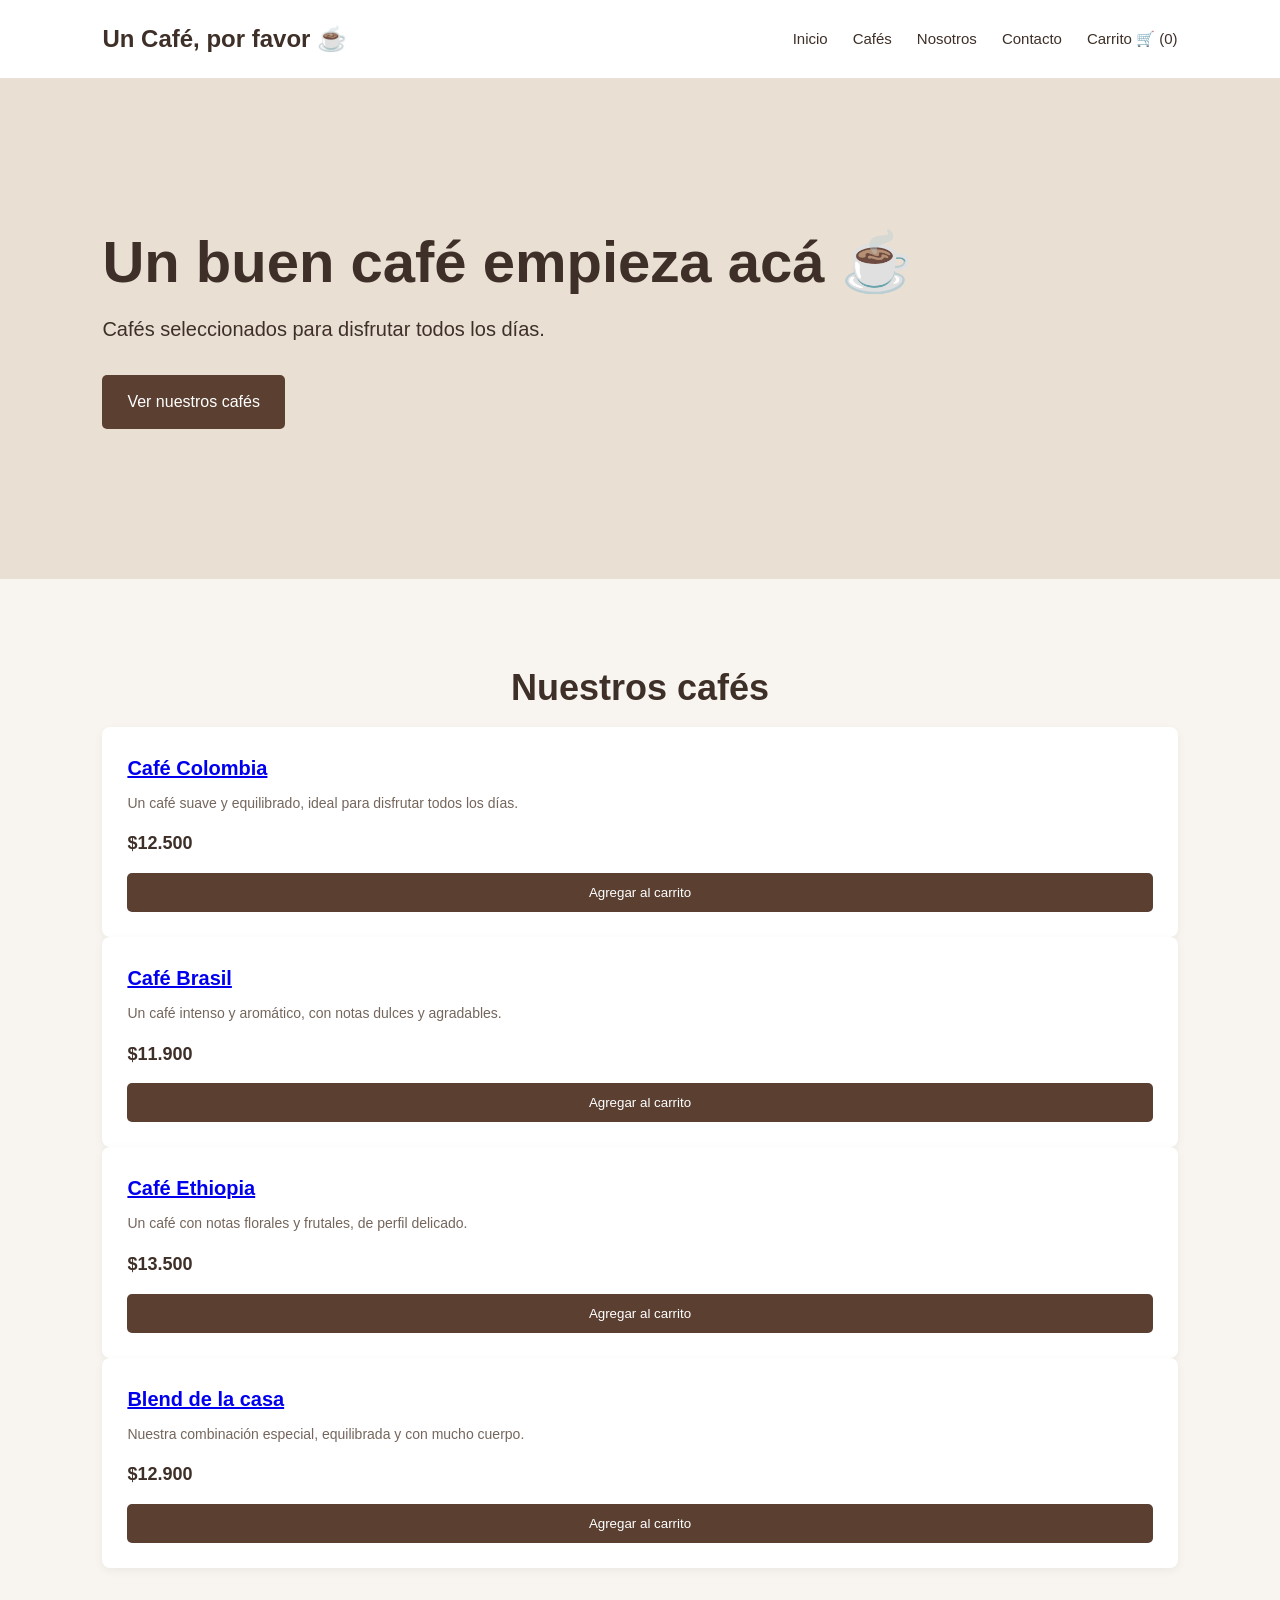
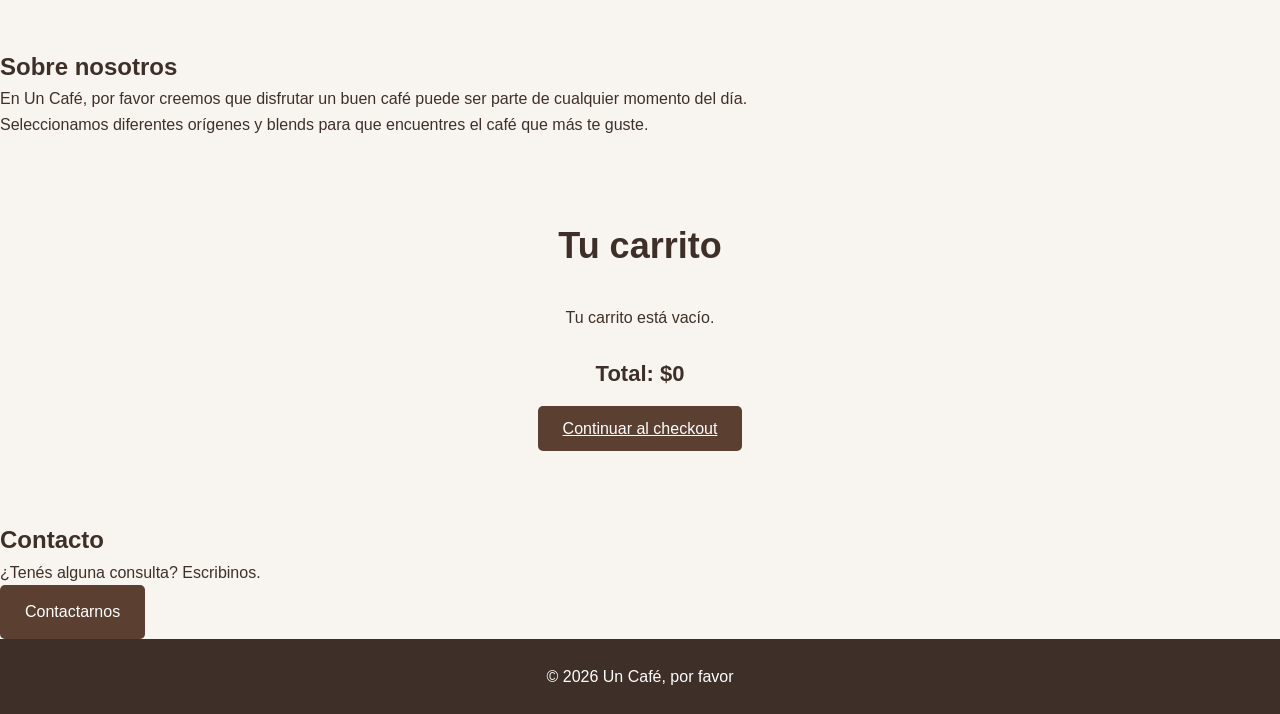
<file: index.html>
<!DOCTYPE html>
<html lang="es">

<head>

    <meta charset="UTF-8">
    <meta name="viewport" content="width=device-width, initial-scale=1.0">

    <title>Un Café, por favor</title>

    <link rel="stylesheet" href="styles.css">

</head>


<body>

    <!-- HEADER -->

    <header>

        <div class="logo">
            Un Café, por favor ☕
        </div>

        <nav>
            <a href="#inicio">Inicio</a>
            <a href="#productos">Cafés</a>
            <a href="#nosotros">Nosotros</a>
            <a href="#contacto">Contacto</a>
            <a href="#carrito">Carrito 🛒 (<span id="cart-count">0</span>)</a>
        </nav>

    </header>


    <!-- HERO -->

    <main>

        <section id="inicio" class="hero">

            <div class="hero-content">

                <h1>Un buen café empieza acá ☕</h1>

                <p>
                    Cafés seleccionados para disfrutar todos los días.
                </p>

                <a href="#productos" class="button">
                    Ver nuestros cafés
                </a>

            </div>

        </section>


        <!-- PRODUCTOS -->

        <section id="productos" class="products-section">

            <h2>Nuestros cafés</h2>

            <div class="products-grid">


                <!-- Café Colombia -->

                <div class="product">

                    <h3>
                        <a href="producto.html">
                            Café Colombia
                        </a>
                    </h3>

                    <p>
                        Un café suave y equilibrado, ideal para disfrutar todos los días.
                    </p>

                    <span>$12.500</span>

                    <button>
                        Agregar al carrito
                    </button>

                </div>


                <!-- Café Brasil -->

                <div class="product">

                    <h3>
                        <a href="producto-brasil.html">
                            Café Brasil
                        </a>
                    </h3>

                    <p>
                        Un café intenso y aromático, con notas dulces y agradables.
                    </p>

                    <span>$11.900</span>

                    <button>
                        Agregar al carrito
                    </button>

                </div>


                <!-- Café Ethiopia -->

                <div class="product">

                    <h3>
                        <a href="producto-ethiopia.html">
                            Café Ethiopia
                        </a>
                    </h3>

                    <p>
                        Un café con notas florales y frutales, de perfil delicado.
                    </p>

                    <span>$13.500</span>

                    <button>
                        Agregar al carrito
                    </button>

                </div>


                <!-- Blend de la casa -->

                <div class="product">

                    <h3>
                        <a href="producto-blend.html">
                            Blend de la casa
                        </a>
                    </h3>

                    <p>
                        Nuestra combinación especial, equilibrada y con mucho cuerpo.
                    </p>

                    <span>$12.900</span>

                    <button>
                        Agregar al carrito
                    </button>

                </div>


            </div>

        </section>


        <!-- NOSOTROS -->

        <section id="nosotros" class="about-section">

            <h2>Sobre nosotros</h2>

            <p>
                En Un Café, por favor creemos que disfrutar un buen café
                puede ser parte de cualquier momento del día.
            </p>

            <p>
                Seleccionamos diferentes orígenes y blends para que
                encuentres el café que más te guste.
            </p>

        </section>


        <!-- CARRITO -->

        <section id="carrito" class="cart-section">

            <h2>Tu carrito</h2>

            <div id="cart-items">

                <p>
                    Tu carrito está vacío.
                </p>

            </div>


            <div class="cart-total">

                <strong>
                    Total: $<span id="cart-total">0</span>
                </strong>

            </div>


            <a href="checkout.html" class="checkout-button">
                Continuar al checkout
            </a>

        </section>


        <!-- CONTACTO -->

        <section id="contacto" class="contact-section">

            <h2>Contacto</h2>

            <p>
                ¿Tenés alguna consulta? Escribinos.
            </p>

            <a href="mailto:hola@uncafe-porfavor.com" class="button">
                Contactarnos
            </a>

        </section>

    </main>


    <!-- FOOTER -->

    <footer>

        <p>
            © 2026 Un Café, por favor
        </p>

    </footer>


    <!-- JAVASCRIPT -->

    <script src="app.js"></script>

</body>

</html>
</file>
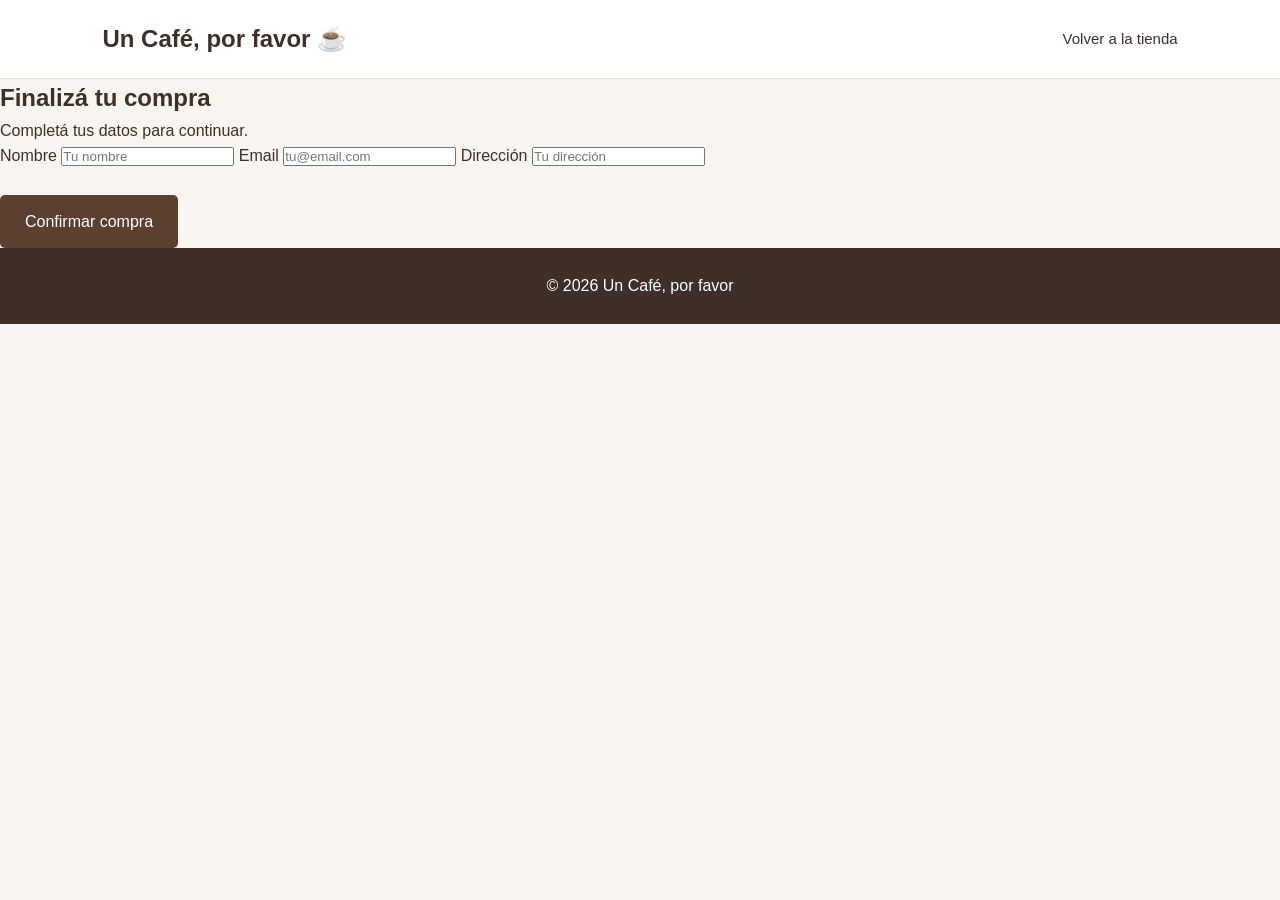
<file: checkout.html>
<!DOCTYPE html>
<html lang="es">

<head>
    <meta charset="UTF-8">
    <meta name="viewport" content="width=device-width, initial-scale=1.0">

    <title>Checkout - Un Café, por favor</title>

    <link rel="stylesheet" href="styles.css">
</head>

<body>

    <header>
        <div class="logo">
            Un Café, por favor ☕
        </div>

        <nav>
            <a href="index.html">Volver a la tienda</a>
        </nav>
    </header>

    <main>

        <section class="checkout-section">

            <h1>Finalizá tu compra</h1>

            <p>Completá tus datos para continuar.</p>

            <label for="name">Nombre</label>
            <input type="text" id="name" placeholder="Tu nombre">

            <label for="email">Email</label>
            <input type="email" id="email" placeholder="tu@email.com">

            <label for="address">Dirección</label>
            <input type="text" id="address" placeholder="Tu dirección">

            <br><br>

            <a href="https://aldigelos.github.io/Un-caf-por-favor/success.html"
               class="button">
                Confirmar compra
            </a>

        </section>

    </main>

    <footer>
        <p>© 2026 Un Café, por favor</p>
    </footer>

</body>

</html>
</file>
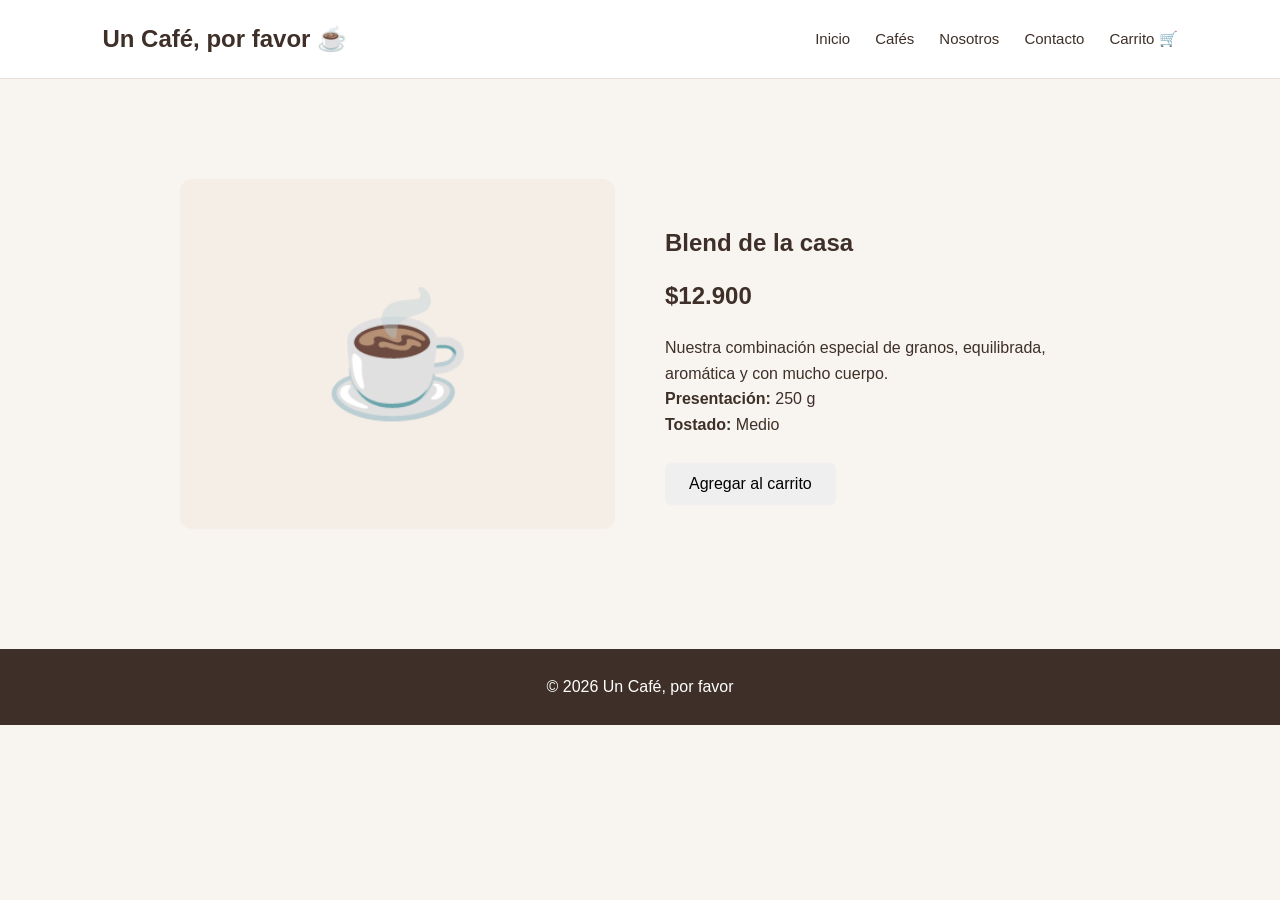
<file: producto-blend.html>
<!DOCTYPE html>
<html lang="es">

<head>
    <meta charset="UTF-8">
    <meta name="viewport" content="width=device-width, initial-scale=1.0">

    <title>Blend de la casa - Un Café, por favor</title>

    <link rel="stylesheet" href="styles.css">
</head>

<body>

    <header>

        <div class="logo">
            Un Café, por favor ☕
        </div>

        <nav>
            <a href="index.html">Inicio</a>
            <a href="index.html#productos">Cafés</a>
            <a href="index.html#nosotros">Nosotros</a>
            <a href="index.html#contacto">Contacto</a>
            <a href="index.html#carrito">Carrito 🛒</a>
        </nav>

    </header>


    <main>

        <section class="product-detail">

            <div class="product-image">
                ☕
            </div>


            <div class="product-info">

                <h1>Blend de la casa</h1>

                <p class="product-price">
                    $12.900
                </p>

                <p>
                    Nuestra combinación especial de granos,
                    equilibrada, aromática y con mucho cuerpo.
                </p>

                <p>
                    <strong>Presentación:</strong> 250 g
                </p>

                <p>
                    <strong>Tostado:</strong> Medio
                </p>

                <br>

                <button>
                    Agregar al carrito
                </button>

            </div>

        </section>

    </main>


    <footer>

        <p>© 2026 Un Café, por favor</p>

    </footer>

</body>

</html>
</file>
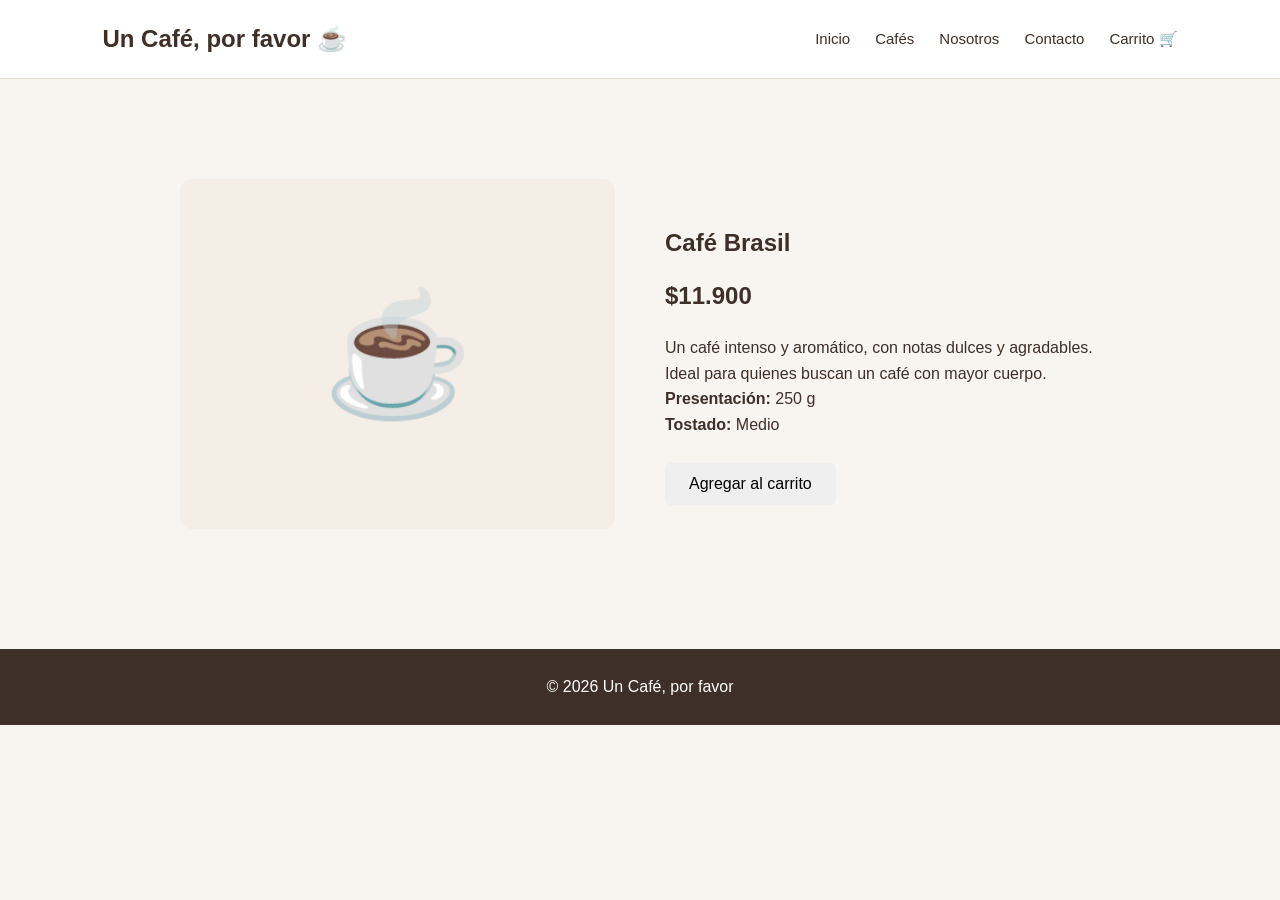
<file: producto-brasil.html>
<!DOCTYPE html>
<html lang="es">

<head>
    <meta charset="UTF-8">
    <meta name="viewport" content="width=device-width, initial-scale=1.0">

    <title>Café Brasil - Un Café, por favor</title>

    <link rel="stylesheet" href="styles.css">
</head>

<body>

    <header>

        <div class="logo">
            Un Café, por favor ☕
        </div>

        <nav>
            <a href="index.html">Inicio</a>
            <a href="index.html#productos">Cafés</a>
            <a href="index.html#nosotros">Nosotros</a>
            <a href="index.html#contacto">Contacto</a>
            <a href="index.html#carrito">Carrito 🛒</a>
        </nav>

    </header>


    <main>

        <section class="product-detail">

            <div class="product-image">
                ☕
            </div>


            <div class="product-info">

                <h1>Café Brasil</h1>

                <p class="product-price">
                    $11.900
                </p>

                <p>
                    Un café intenso y aromático, con notas dulces
                    y agradables. Ideal para quienes buscan un café
                    con mayor cuerpo.
                </p>

                <p>
                    <strong>Presentación:</strong> 250 g
                </p>

                <p>
                    <strong>Tostado:</strong> Medio
                </p>

                <br>

                <button>
                    Agregar al carrito
                </button>

            </div>

        </section>

    </main>


    <footer>

        <p>© 2026 Un Café, por favor</p>

    </footer>

</body>

</html>
</file>
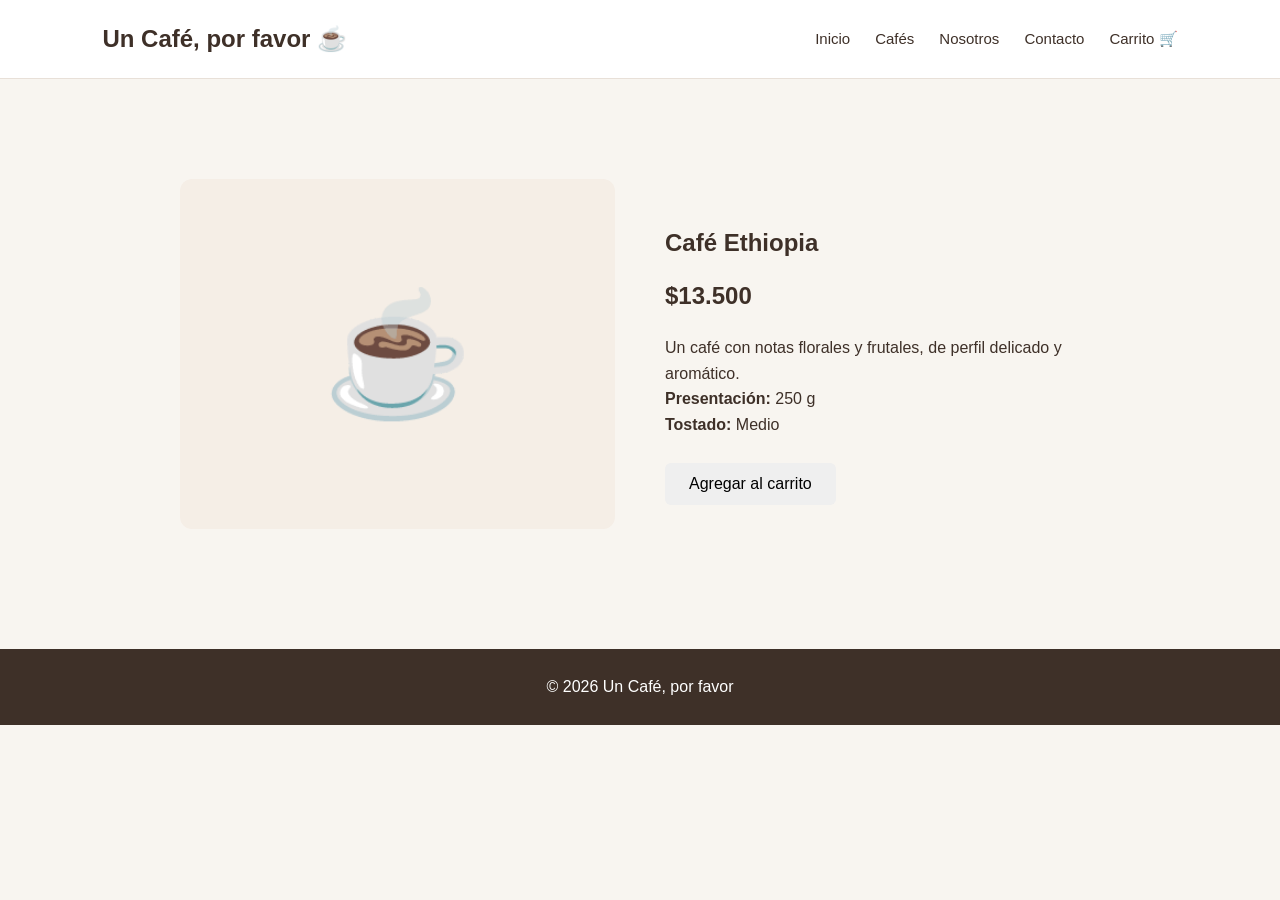
<file: producto-ethiopia.html>
<!DOCTYPE html>
<html lang="es">

<head>
    <meta charset="UTF-8">
    <meta name="viewport" content="width=device-width, initial-scale=1.0">

    <title>Café Ethiopia - Un Café, por favor</title>

    <link rel="stylesheet" href="styles.css">
</head>

<body>

    <header>

        <div class="logo">
            Un Café, por favor ☕
        </div>

        <nav>
            <a href="index.html">Inicio</a>
            <a href="index.html#productos">Cafés</a>
            <a href="index.html#nosotros">Nosotros</a>
            <a href="index.html#contacto">Contacto</a>
            <a href="index.html#carrito">Carrito 🛒</a>
        </nav>

    </header>


    <main>

        <section class="product-detail">

            <div class="product-image">
                ☕
            </div>


            <div class="product-info">

                <h1>Café Ethiopia</h1>

                <p class="product-price">
                    $13.500
                </p>

                <p>
                    Un café con notas florales y frutales,
                    de perfil delicado y aromático.
                </p>

                <p>
                    <strong>Presentación:</strong> 250 g
                </p>

                <p>
                    <strong>Tostado:</strong> Medio
                </p>

                <br>

                <button>
                    Agregar al carrito
                </button>

            </div>

        </section>

    </main>


    <footer>

        <p>© 2026 Un Café, por favor</p>

    </footer>

</body>

</html>
</file>
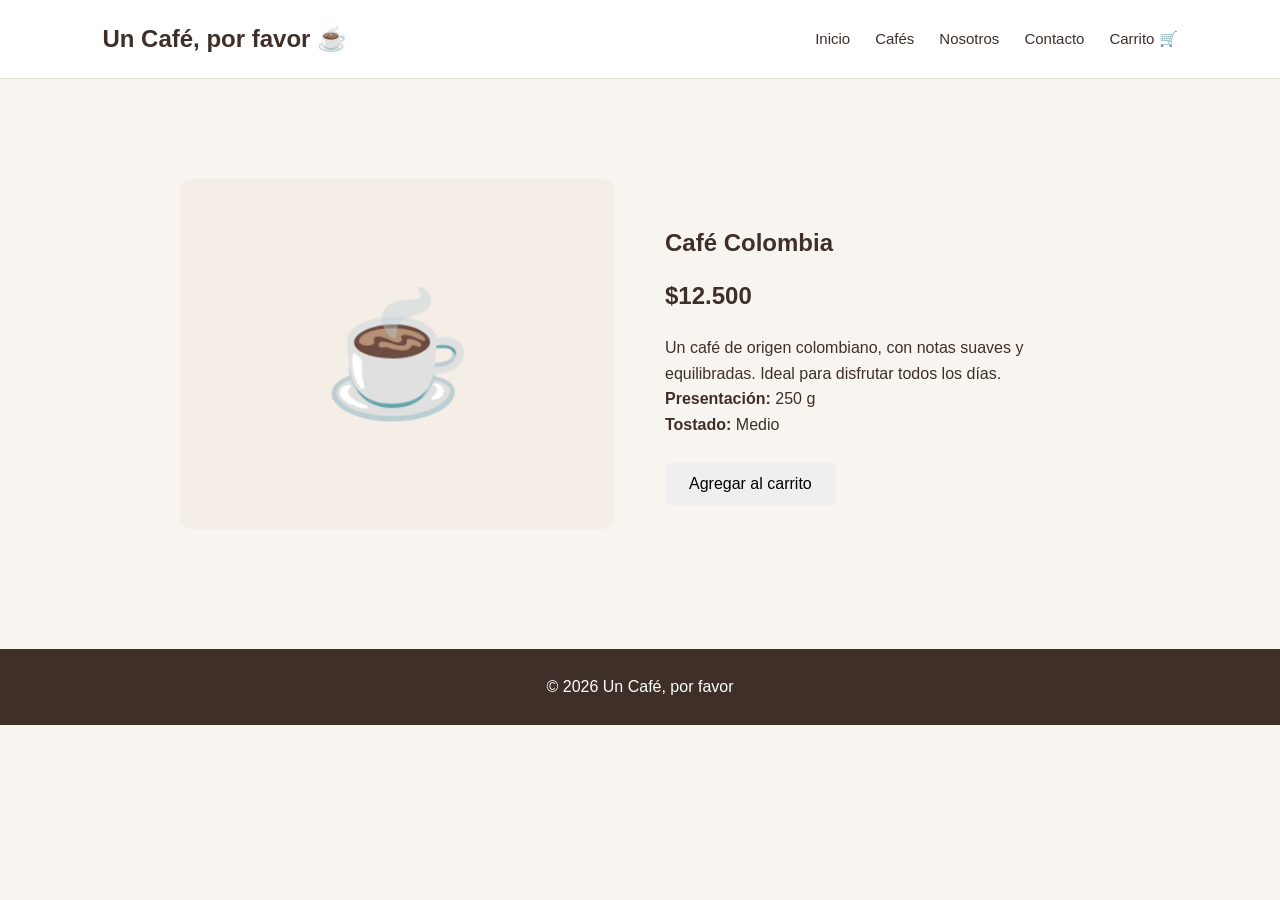
<file: producto.html>
<!DOCTYPE html>
<html lang="es">

<head>
    <meta charset="UTF-8">
    <meta name="viewport" content="width=device-width, initial-scale=1.0">

    <title>Café Colombia - Un Café, por favor</title>

    <link rel="stylesheet" href="styles.css">
</head>

<body>

    <header>

        <div class="logo">
            Un Café, por favor ☕
        </div>

        <nav>
            <a href="index.html">Inicio</a>
            <a href="index.html#productos">Cafés</a>
            <a href="index.html#nosotros">Nosotros</a>
            <a href="index.html#contacto">Contacto</a>
            <a href="index.html#carrito">Carrito 🛒</a>
        </nav>

    </header>


    <main>

        <section class="product-detail">

            <div class="product-image">
                ☕
            </div>


            <div class="product-info">

                <h1>Café Colombia</h1>

                <p class="product-price">
                    $12.500
                </p>

                <p>
                    Un café de origen colombiano, con notas suaves
                    y equilibradas. Ideal para disfrutar todos los días.
                </p>

                <p>
                    <strong>Presentación:</strong> 250 g
                </p>

                <p>
                    <strong>Tostado:</strong> Medio
                </p>

                <br>

                <button>
                    Agregar al carrito
                </button>

            </div>

        </section>

    </main>


    <footer>

        <p>© 2026 Un Café, por favor</p>

    </footer>

</body>

</html>
</file>
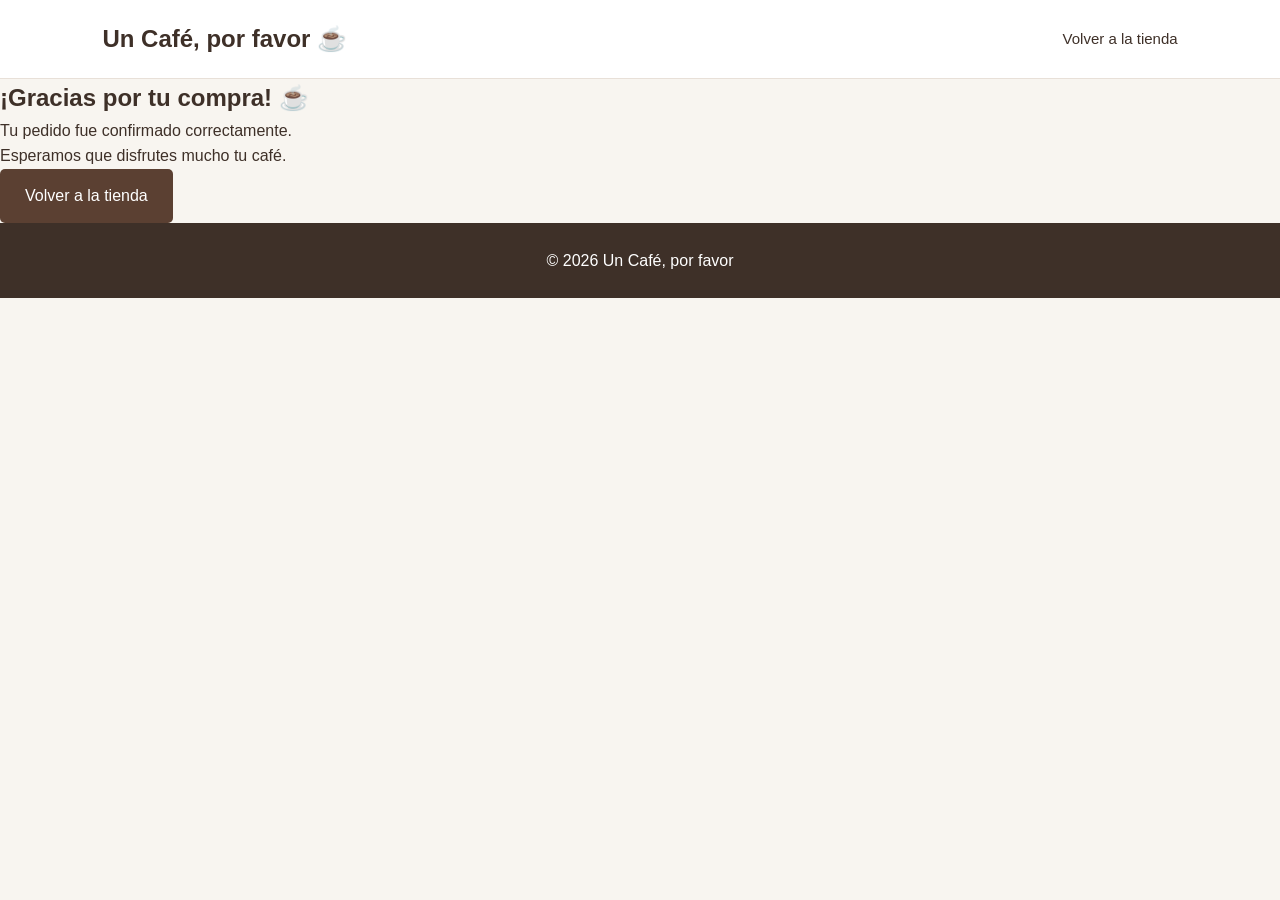
<file: success.html>
<!DOCTYPE html>
<html lang="es">
<head>
    <meta charset="UTF-8">
    <meta name="viewport" content="width=device-width, initial-scale=1.0">
    <title>Compra realizada - Un Café, por favor</title>
    <link rel="stylesheet" href="styles.css">
</head>

<body>

    <header>
        <div class="logo">Un Café, por favor ☕</div>

        <nav>
            <a href="index.html">Volver a la tienda</a>
        </nav>
    </header>

    <main>

        <section class="success-section">

            <h1>¡Gracias por tu compra! ☕</h1>

            <p>
                Tu pedido fue confirmado correctamente.
            </p>

            <p>
                Esperamos que disfrutes mucho tu café.
            </p>

            <a href="index.html" class="button">
                Volver a la tienda
            </a>

        </section>

    </main>

    <footer>
        <p>© 2026 Un Café, por favor</p>
    </footer>

</body>
</html>
</file>
<file: styles.css>
* {
    margin: 0;
    padding: 0;
    box-sizing: border-box;
}

body {
    font-family: Arial, sans-serif;
    color: #3e3028;
    background-color: #f8f5f0;
    line-height: 1.6;
}

header {
    background-color: #ffffff;
    padding: 20px 8%;
    display: flex;
    justify-content: space-between;
    align-items: center;
    border-bottom: 1px solid #e8e0d8;
}

.logo {
    font-size: 24px;
    font-weight: bold;
}

nav {
    display: flex;
    gap: 25px;
}

nav a {
    text-decoration: none;
    color: #3e3028;
    font-size: 15px;
}

nav a:hover {
    text-decoration: underline;
}

.hero {
    min-height: 500px;
    padding: 80px 8%;
    display: flex;
    align-items: center;
    background-color: #e9dfd2;
}

.hero h1 {
    font-size: 58px;
    line-height: 1.1;
    margin-bottom: 20px;
}

.hero p {
    font-size: 20px;
    max-width: 450px;
    margin-bottom: 30px;
}

.button,
.contact button {
    display: inline-block;
    background-color: #5b4032;
    color: white;
    padding: 14px 25px;
    border: none;
    text-decoration: none;
    border-radius: 5px;
    cursor: pointer;
}

.products-section {
    padding: 80px 8%;
    text-align: center;
}

.products-section h2,
.about h2,
.contact h2 {
    font-size: 36px;
    margin-bottom: 10px;
}

.section-intro {
    margin-bottom: 40px;
    color: #74665c;
}

.products {
    display: grid;
    grid-template-columns: repeat(4, 1fr);
    gap: 25px;
}

.product {
    background-color: white;
    padding: 25px;
    border-radius: 8px;
    text-align: left;
    box-shadow: 0 3px 10px rgba(0, 0, 0, 0.05);
}

.product-image {
    height: 180px;
    background-color: #eee5db;
    display: flex;
    justify-content: center;
    align-items: center;
    font-size: 70px;
    border-radius: 5px;
    margin-bottom: 20px;
}

.product h3 {
    font-size: 20px;
    margin-bottom: 8px;
}

.product p {
    color: #74665c;
    font-size: 14px;
    margin-bottom: 15px;
}

.product span {
    display: block;
    font-weight: bold;
    font-size: 18px;
    margin-bottom: 15px;
}

.product button {
    width: 100%;
    padding: 12px;
    border: none;
    background-color: #5b4032;
    color: white;
    border-radius: 5px;
    cursor: pointer;
}

.product button:hover,
.button:hover,
.contact button:hover {
    opacity: 0.85;
}

.about {
    padding: 80px 15%;
    text-align: center;
    background-color: #e9dfd2;
}

.about p {
    max-width: 700px;
    margin: 20px auto 0;
}

.contact {
    padding: 80px 8%;
    text-align: center;
    background-color: white;
}

.contact p {
    margin: 15px 0 25px;
}

footer {
    padding: 25px;
    text-align: center;
    background-color: #3e3028;
    color: white;
}

@media (max-width: 900px) {
    .products {
        grid-template-columns: repeat(2, 1fr);
    }

    nav {
        gap: 12px;
    }
}

@media (max-width: 600px) {
    header {
        flex-direction: column;
        gap: 15px;
    }

    .hero h1 {
        font-size: 42px;
    }

    .products {
        grid-template-columns: 1fr;
    }
}
.cart-section {
    padding: 80px 8%;
    background-color: #f8f5f0;
    text-align: center;
}

.cart-section h2 {
    font-size: 36px;
    margin-bottom: 30px;
}

#cart-items {
    max-width: 700px;
    margin: 0 auto 25px;
}

.cart-item {
    background-color: white;
    padding: 20px;
    margin-bottom: 10px;
    border-radius: 6px;
    display: flex;
    justify-content: space-between;
    align-items: center;
}

.cart-total {
    font-size: 22px;
    margin: 25px 0;
}

.checkout-button {
    padding: 14px 25px;
    border: none;
    background-color: #5b4032;
    color: white;
    border-radius: 5px;
    cursor: pointer;
}

.checkout-button:hover {
    opacity: 0.85;
}
/* Páginas de producto */

.product-detail {
    max-width: 1000px;
    margin: 60px auto;
    padding: 40px;
    display: grid;
    grid-template-columns: 1fr 1fr;
    gap: 50px;
    align-items: center;
}

.product-image {
    min-height: 350px;
    display: flex;
    align-items: center;
    justify-content: center;
    font-size: 120px;
    background-color: #f5eee6;
    border-radius: 12px;
}

.product-info h1 {
    margin-bottom: 15px;
}

.product-price {
    font-size: 24px;
    font-weight: bold;
    margin-bottom: 20px;
}

.product-info p {
    line-height: 1.6;
}

.product-info button {
    padding: 12px 24px;
    border: none;
    border-radius: 6px;
    cursor: pointer;
    font-size: 16px;
}

@media (max-width: 700px) {

    .product-detail {
        grid-template-columns: 1fr;
        padding: 25px;
        margin: 30px auto;
    }

    .product-image {
        min-height: 250px;
        font-size: 90px;
    }

}
</file>
